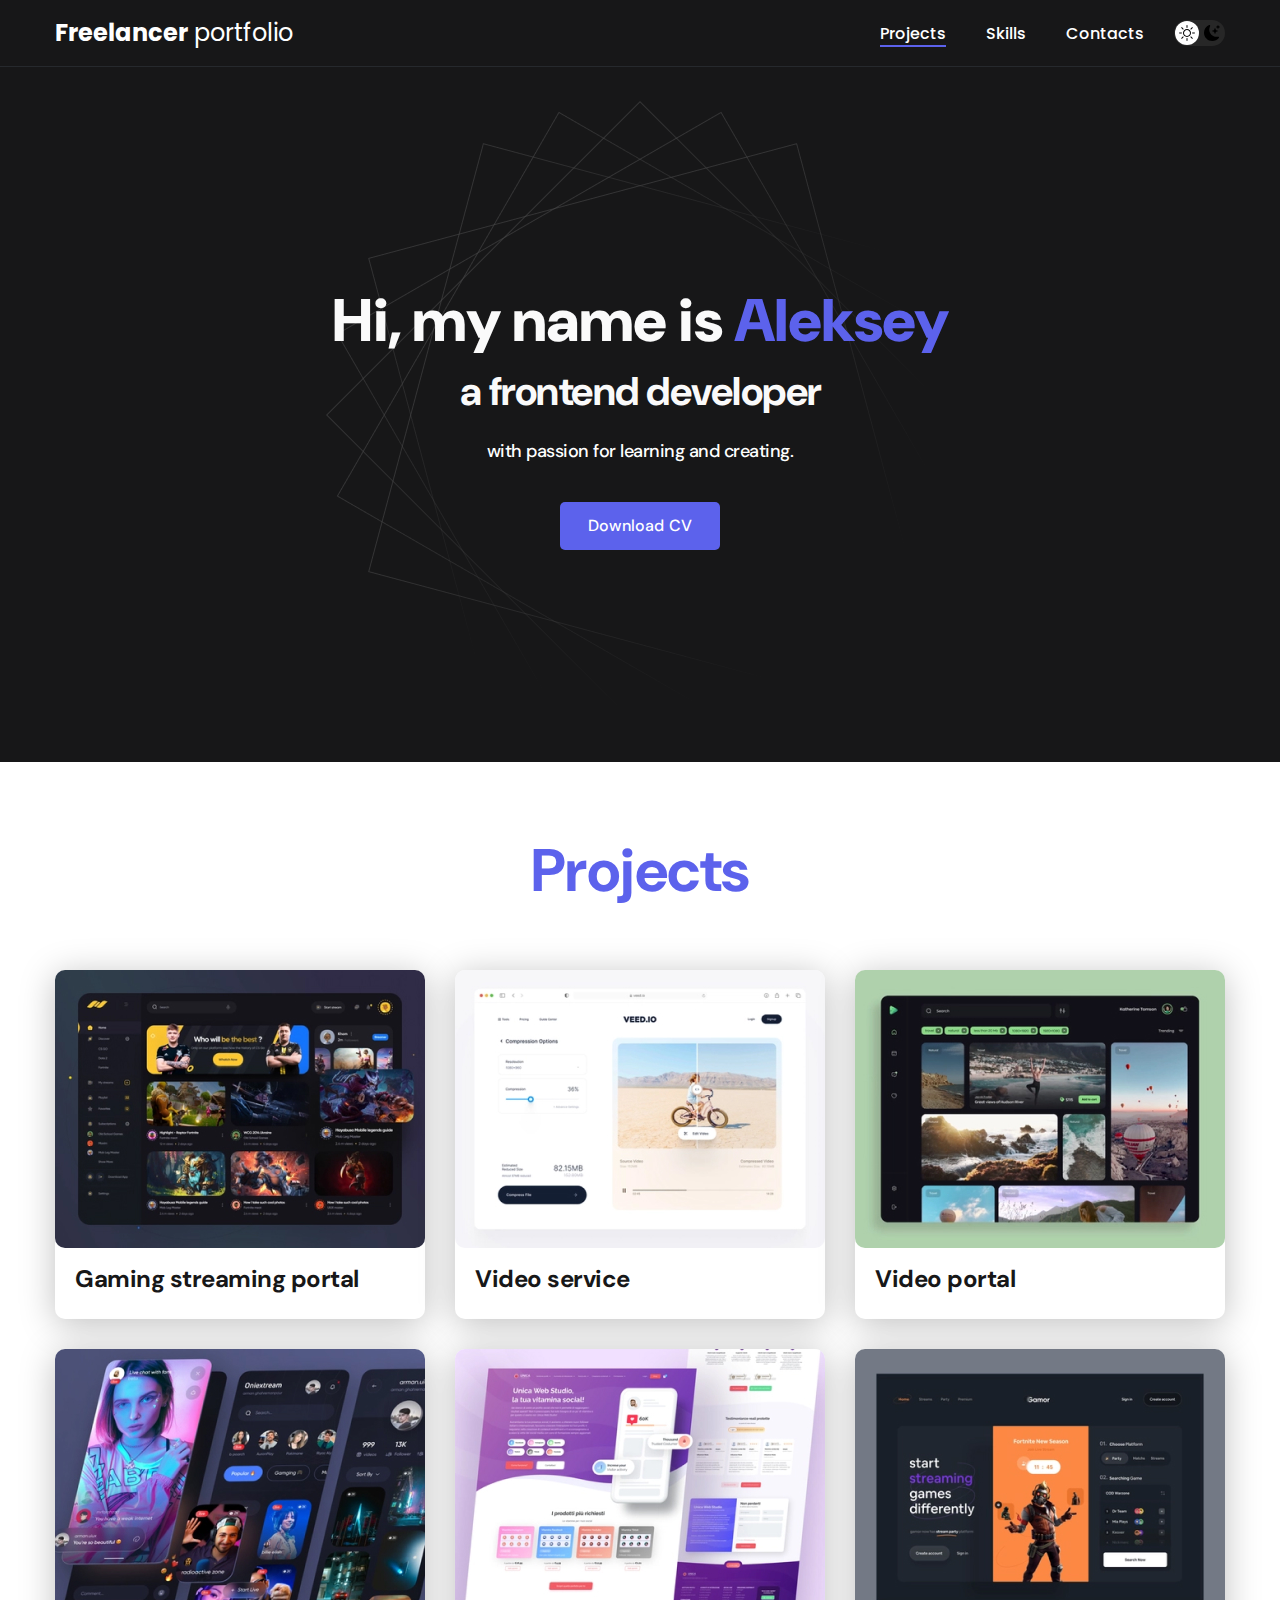
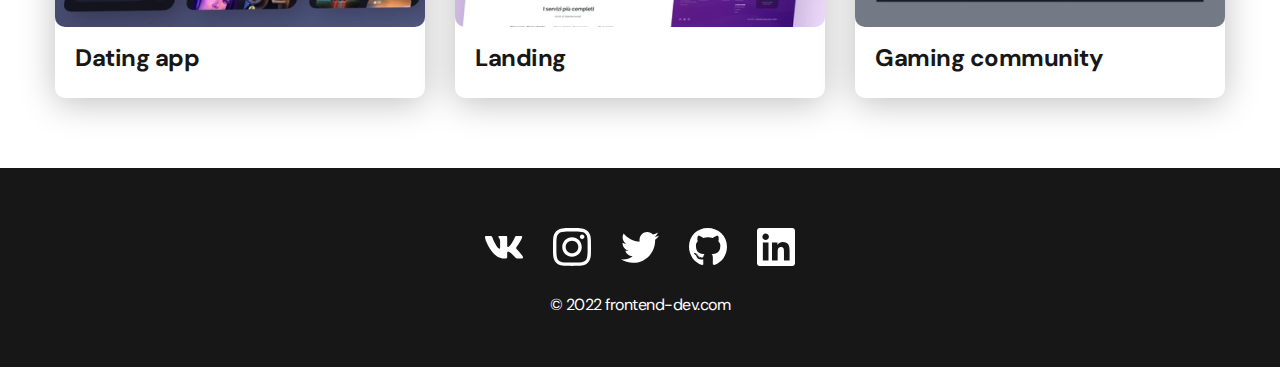
<file: index.html>
<!DOCTYPE html>
<html lang="en">
<head>
    <meta charset="UTF-8">
    <meta http-equiv="X-UA-Compatible" content="IE=edge">
    <meta name="viewport" content="width=device-width, initial-scale=1.0">
    <title>Freelancer portfolio</title>
    <link rel="stylesheet" href="./css/main.css">
    <link rel="stylesheet" href="./css/media.css">
</head>
<body>
    <nav class="nav">
        <div class="container">
            <div class="nav-row">

                <a href="./index.html" class="logo"><strong>Freelancer</strong> portfolio</a>

                <button class="dark-mode-btn">
                    <img src="./img/icons/sun.svg" alt="Light mode" class="dark-mode-btn__icon">
                    <img src="./img/icons/moon.svg" alt="Dark mode" class="dark-mode-btn__icon">
                </button>

                <ul>
                    <li><a href="./project-page.html" class="nav-list__link nav-list__link--active">Projects</a></li>
                    <li><a href="./skills.html" class="nav-list__link">Skills</a></li>
                    <li><a href="./contacts.html" class="nav-list__link">Contacts</a></li>
                </ul>

            </div>
        </div>
    </nav>

    <header class="header">
        <div class="header__wrapper">

            <h1>
                <strong>Hi, my name is <em>Aleksey</em></strong><br> a frontend developer
            </h1>

            <div class="header-text">
                <p>with passion for learning and creating.</p>
            </div>

            <a href="#!">Download CV</a>

        </div>
    </header>

    <section class="section-projects">
        <div class="container">
            <h2>Projects</h2>
            <div class="card-row">

                    <a href="#!">
                        <img src="./img/projects/01.jpg" alt="Gaming streaming portal">
                        <h3>Gaming streaming portal</h3>
                    </a>

                    <a href="./project-page.html">
                        <img src="./img/projects/02.jpg" alt="Video service">
                        <h3>Video service</h3>
                    </a>

                    <a href="#!">
                        <img src="./img/projects/03.jpg" alt="Video portal">
                        <h3>Video portal</h3>
                    </a>

                    <a href="#!">
                        <img src="./img/projects/04.jpg" alt="Dating app">
                        <h3>Dating app</h3>
                    </a>

                    <a href="#!">
                        <img src="./img/projects/05.jpg" alt="Landing">
                        <h3>Landing</h3>
                    </a>

                    <a href="#!">
                        <img src="./img/projects/06.jpg" alt="Gaming community">
                        <h3>Gaming community</h3>
                    </a>

            </div>
        </div>
    </section>

    <footer class="footer">
        <div class="container">
            <ul>
                <li><a href="https://vk.com/id241477029" class="icons-vk"><img src="./img/icons/vk.svg" alt="Vk"></a></li>
                <li><a href="#!"><img src="./img/icons/instagram.svg" alt="Instagram"></a></li>
                <li><a href="#!"><img src="./img/icons/twitter.svg" alt="Twitter"></a></li>
                <li><a href="#!"><img src="./img/icons/gitHub.svg" alt="GitHub"></a></li>
                <li><a href="#!"><img src="./img/icons/linkedIn.svg" alt="LinkedIn"></a></li>
            </ul>

            <p>© 2022 frontend-dev.com</p>
        </div>
    </footer>

    <script src="./js/main.js"></script>

</body>
</html>
</file>
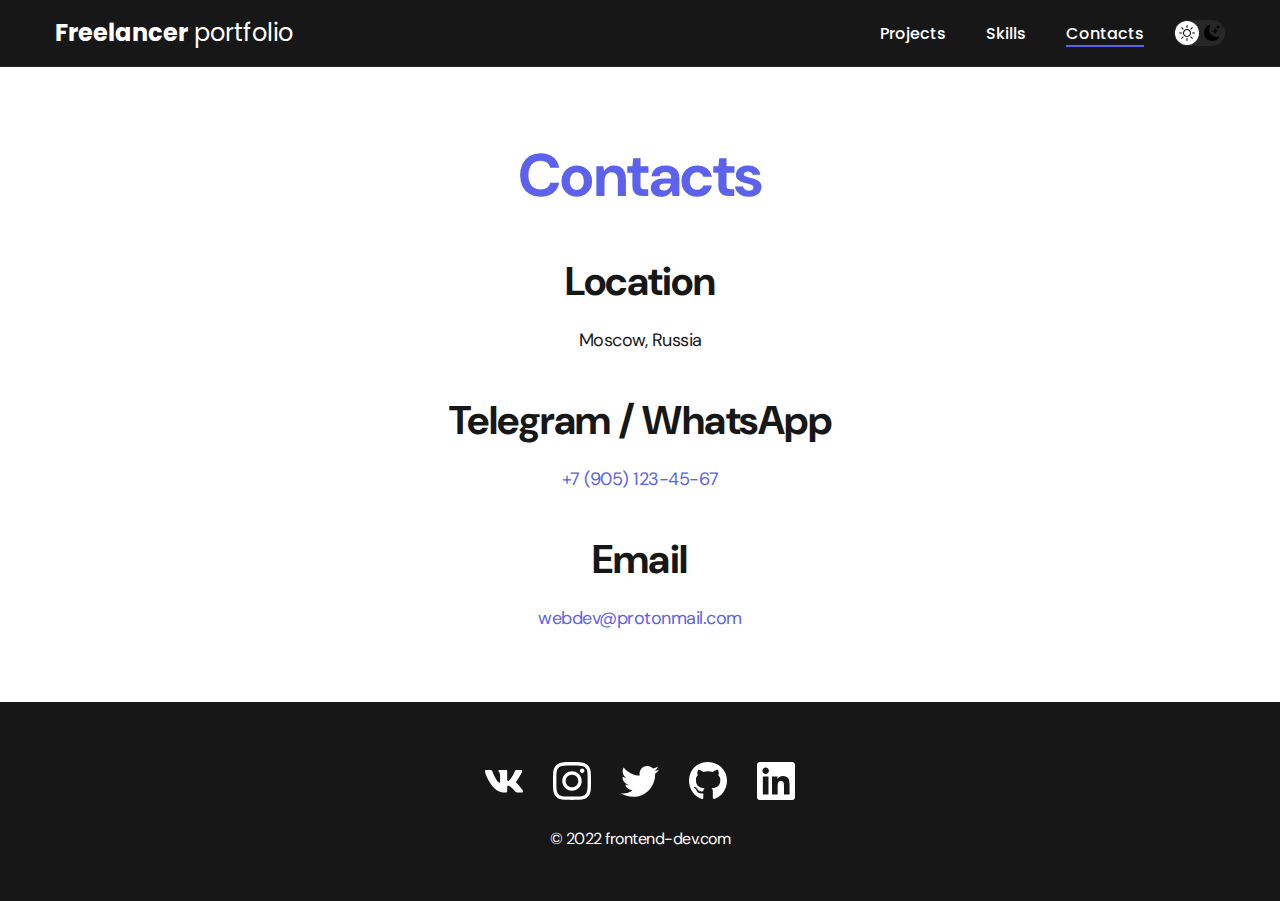
<file: contacts.html>
<!DOCTYPE html>
<html lang="en">
<head>
    <meta charset="UTF-8">
    <meta http-equiv="X-UA-Compatible" content="IE=edge">
    <meta name="viewport" content="width=device-width, initial-scale=1.0">
    <title>Freelancer portfolio</title>
    <link rel="stylesheet" href="./css/main.css">
    <link rel="stylesheet" href="./css/media.css">
</head>
<body>
    <nav class="nav">
        <div class="container">
            <div class="nav-row">

                <a href="./index.html" class="logo"><strong>Freelancer</strong> portfolio</a>

                <button class="dark-mode-btn">
                    <img src="./img/icons/sun.svg" alt="Light mode" class="dark-mode-btn__icon">
                    <img src="./img/icons/moon.svg" alt="Dark mode" class="dark-mode-btn__icon">
                </button>

                <ul>
                    <li><a href="./index.html" class="nav-list__link">Projects</a></li>
                    <li><a href="./skills.html" class="nav-list__link">Skills</a></li>
                    <li><a href="./contacts.html" class="nav-list__link nav-list__link--active">Contacts</a></li>
                </ul>

            </div>
        </div>
    </nav>

    <section class="section-contacts">
        <div class="container">
            <div class="text-contacts">
                <h1 class="heading">Contacts</h1>

                <div class="location">
                    <h2 class="general-heading">Location</h2>
                    <p class="general-paragraph">Moscow, Russia</p>
                </div>

                <div class="messenger">
                    <h2 class="general-heading">Telegram / WhatsApp</h2>
                    <p class="general-paragraph"><a href="tel:+79051234567">+7 (905) 123-45-67</a></p>
                </div>

                <div class="contacts-email">
                    <h2 class="general-heading">Email</h2>
                    <p><a href="mailto:webdev@protonmail.com" class="general-paragraph email">webdev@protonmail.com</a></p>
                </div>

            </div>
        </div>
    </section>

    <footer class="footer">
        <div class="container">
            <ul>
                <li><a href="https://vk.com/id241477029" class="icons-vk"><img src="./img/icons/vk.svg" alt="Vk"></a></li>
                <li><a href="#!"><img src="./img/icons/instagram.svg" alt="Instagram"></a></li>
                <li><a href="#!"><img src="./img/icons/twitter.svg" alt="Twitter"></a></li>
                <li><a href="#!"><img src="./img/icons/gitHub.svg" alt="GitHub"></a></li>
                <li><a href="#!"><img src="./img/icons/linkedIn.svg" alt="LinkedIn"></a></li>
            </ul>

            <p>© 2022 frontend-dev.com</p>
        </div>
    </footer>

    <script src="./js/main.js"></script>
</body>
</html>
</file>
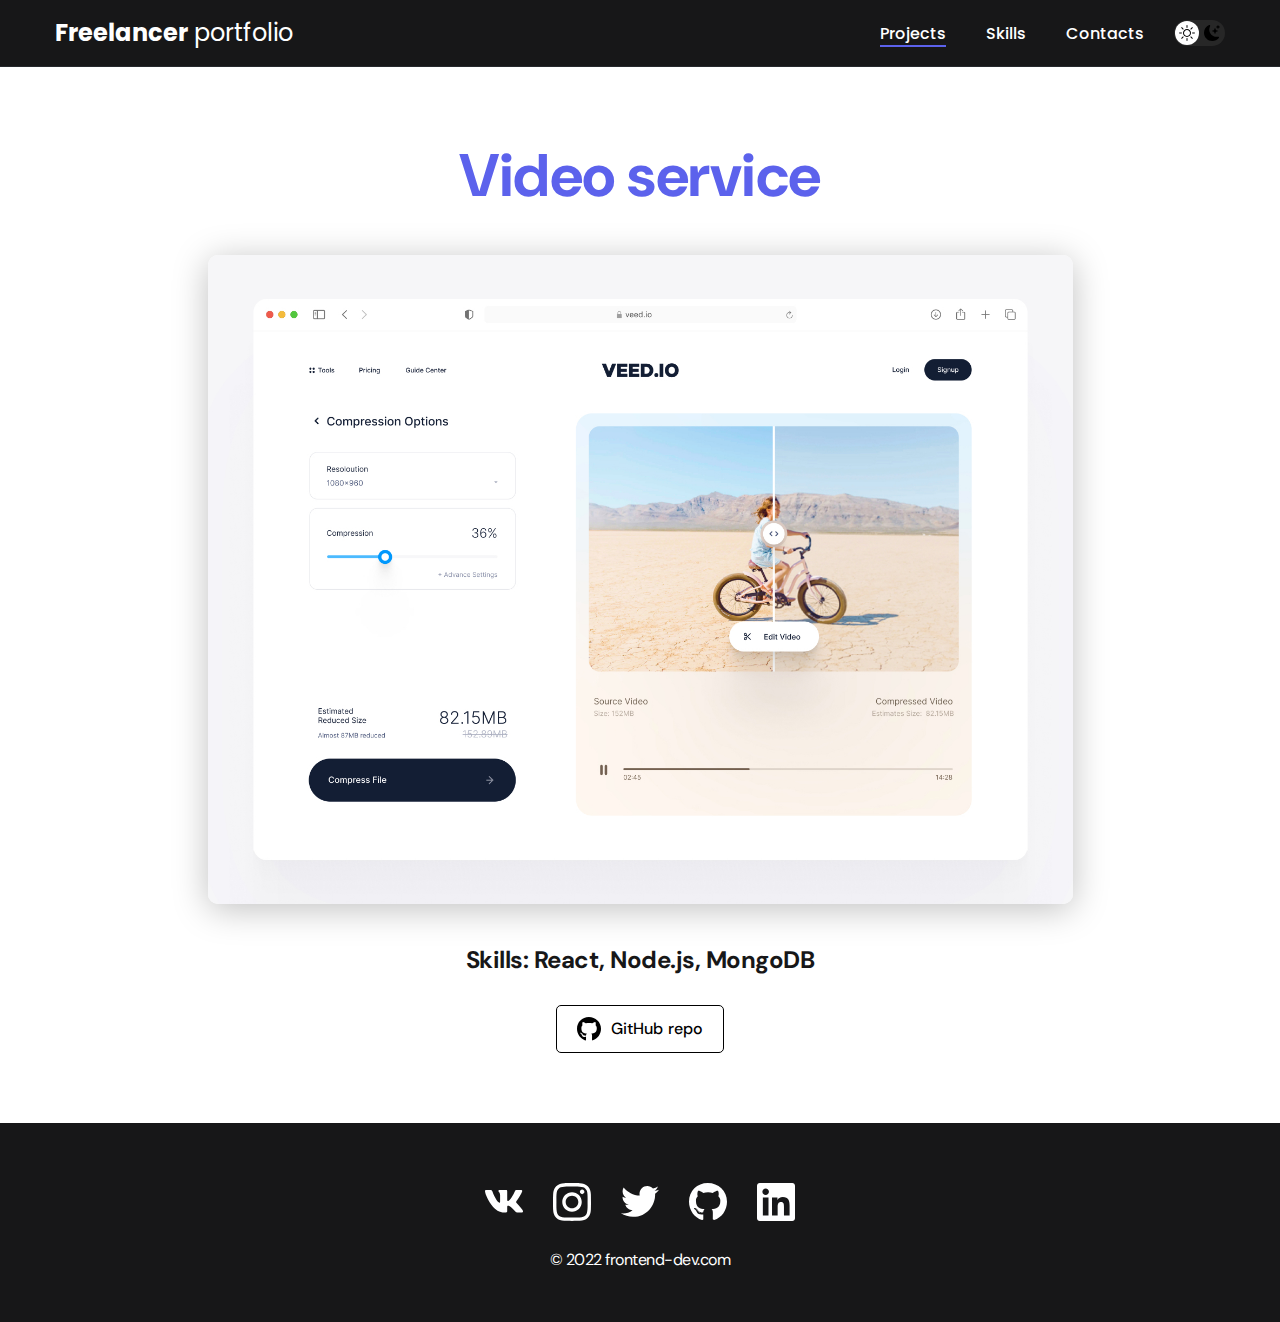
<file: project-page.html>
<!DOCTYPE html>
<html lang="en">
<head>
    <meta charset="UTF-8">
    <meta http-equiv="X-UA-Compatible" content="IE=edge">
    <meta name="viewport" content="width=device-width, initial-scale=1.0">
    <title>Freelancer portfolio</title>
    <link rel="stylesheet" href="./css/main.css">
    <link rel="stylesheet" href="./css/media.css">
</head>
<body>
    <nav class="nav">
        <div class="container">
            <div class="nav-row">

                <a href="./index.html" class="logo"><strong>Freelancer</strong> portfolio</a>

                <button class="dark-mode-btn">
                    <img src="./img/icons/sun.svg" alt="Light mode" class="dark-mode-btn__icon">
                    <img src="./img/icons/moon.svg" alt="Dark mode" class="dark-mode-btn__icon">
                </button>

                <ul>
                    <li><a href="./index.html" class="nav-list__link nav-list__link--active">Projects</a></li>
                    <li><a href="./skills.html" class="nav-list__link">Skills</a></li>
                    <li><a href="./contacts.html" class="nav-list__link">Contacts</a></li>
                </ul>

            </div>
        </div>
    </nav>

    <section class="project-video-service">
        <div class="container">
            <div class="project-details">
                <h1 class="heading">Video service</h1>
            
                <img class="project-details__cover" src="./img/projects/02-big.jpg" alt="Video service">
                <p>Skills: React, Node.js, MongoDB</p>
                <a href="#!"><img src="./img/icons/gitHub-black.svg" alt="GitHub repo">GitHub repo</a>

            </div>
        </div>
    </section>

    <footer class="footer">
        <div class="container">
            <ul>
                <li><a href="https://vk.com/id241477029" class="icons-vk"><img src="./img/icons/vk.svg" alt="Vk"></a></li>
                <li><a href="#!"><img src="./img/icons/instagram.svg" alt="Instagram"></a></li>
                <li><a href="#!"><img src="./img/icons/twitter.svg" alt="Twitter"></a></li>
                <li><a href="#!"><img src="./img/icons/gitHub.svg" alt="GitHub"></a></li>
                <li><a href="#!"><img src="./img/icons/linkedIn.svg" alt="LinkedIn"></a></li>
            </ul>

            <p>© 2022 frontend-dev.com</p>
        </div>
    </footer>

    <script src="./js/main.js"></script>
</body>
</html>
</file>
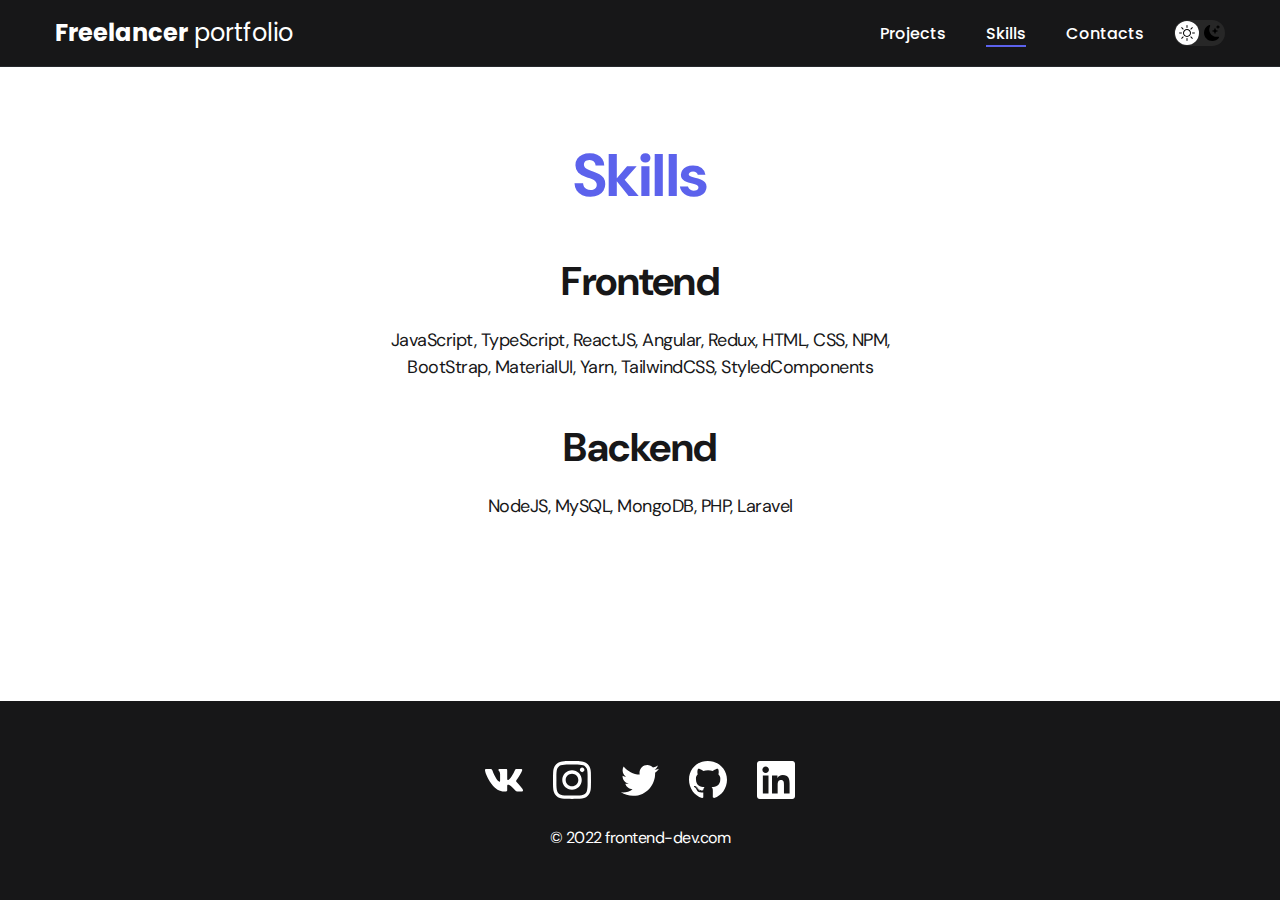
<file: skills.html>
<!DOCTYPE html>
<html lang="en">
<head>
    <meta charset="UTF-8">
    <meta http-equiv="X-UA-Compatible" content="IE=edge">
    <meta name="viewport" content="width=device-width, initial-scale=1.0">
    <title>Freelancer portfolio</title>
    <link rel="stylesheet" href="./css/main.css">
    <link rel="stylesheet" href="./css/media.css">
</head>
<body>
    <nav class="nav">
        <div class="container">
            <div class="nav-row">

                <a href="./index.html" class="logo"><strong>Freelancer</strong> portfolio</a>

                <button class="dark-mode-btn">
                    <img src="./img/icons/sun.svg" alt="Light mode" class="dark-mode-btn__icon">
                    <img src="./img/icons/moon.svg" alt="Dark mode" class="dark-mode-btn__icon">
                </button>

                <ul>
                    <li><a href="./index.html" class="nav-list__link">Projects</a></li>
                    <li><a href="./skills.html" class="nav-list__link nav-list__link--active">Skills</a></li>
                    <li><a href="./contacts.html" class="nav-list__link">Contacts</a></li>
                </ul>

            </div>
        </div>
    </nav>

    <section class="section-skills">
        <div class="container">
            <div class="text-skills">
                <h1 class="heading">Skills</h1>

                <div class="frontend">
                    <h2 class="general-heading">Frontend</h2>
                    <p class="general-paragraph">JavaScript, TypeScript, ReactJS, Angular, Redux, HTML, CSS, NPM, BootStrap, MaterialUI, Yarn, TailwindCSS, StyledComponents</p>
                </div>

                <div class="backend">
                    <h2 class="general-heading">Backend</h2>
                    <p class="general-paragraph">NodeJS, MySQL, MongoDB, PHP, Laravel</p>
                </div>

            </div>
        </div>
    </section>

    <footer class="footer">
        <div class="container">
            <ul>
                <li><a href="https://vk.com/id241477029" class="icons-vk"><img src="./img/icons/vk.svg" alt="Vk"></a></li>
                <li><a href="#!"><img src="./img/icons/instagram.svg" alt="Instagram"></a></li>
                <li><a href="#!"><img src="./img/icons/twitter.svg" alt="Twitter"></a></li>
                <li><a href="#!"><img src="./img/icons/gitHub.svg" alt="GitHub"></a></li>
                <li><a href="#!"><img src="./img/icons/linkedIn.svg" alt="LinkedIn"></a></li>
            </ul>

            <p>© 2022 frontend-dev.com</p>
        </div>
    </footer>

    <script src="./js/main.js"></script>
</body>
</html>
</file>
<file: css/media.css>
@media (max-width: 620px) {

    /* General styles */

    .heading {
        font-size: 40px;
    }

    .general-heading {
        margin-bottom: 10px;

        font-size: 30px;
    }

    .general-paragraph {
        font-size: 16px;
    }

    /* Freelancer portfolio */

    .header {
        min-height: unset;
    }

    .header .header__wrapper h1 {
        font-size: 30px;
    }

    .header .header__wrapper h1 strong {
        font-size: 40px;
    }

    /* Nav */

    .nav-row {
        justify-content: space-between;
    }

    .dark-mode-btn {
        order: 0;
    }

    /* Section */

    section.section-projects {
        padding: 40px 0;
    }

    section h2 {
        margin-bottom: 30px;
        font-size: 40px;
    }

    section .card-row {
        justify-content: center;
    }

    section .card-row a h3 {
        font-size: 22px;
    }

    .footer {
        padding: 40px 0 30px;
    }

    .footer ul {
        column-gap: 20px;
        margin-bottom: 20px;
    }

    .footer ul li {
        width: 28px;
    }

    /* Skills */

    section.section-skills .text-skills {
        row-gap: 20px;
    }

    /* Contacts */

    .section-contacts {
        padding: 40px 0 50px;
    }

    section.section-contacts .text-contacts {
        row-gap: 20px;
    }
    
    /* Project page */

    section.project-video-service .project-details p {
        margin-bottom: 20px;

        font-size: 22px;

    }
    
}
</file>
<file: css/main.css>
@import "./reset.css";
@import url('https://fonts.googleapis.com/css2?family=DM+Sans:wght@400;500;700&family=Poppins:wght@400;500;700&display=swap');

/* font-family: 'Poppins', sans-serif; */

:root {
    --blackpure: #000;
    --black: #171718;
    --black-border: #26292D;
    --white: #fff;
    --purple: #5C62EC;

    --text-color: var(--black);
    --dark-bg: var(--black);
    --dark-border: var(--black-border);
    --header-text: var(--white);
    --accent: var(--purple);

    /* Light mode */

    --page-bg: var(--white);
    --text-color: var(--black);

    --section-h2: var(--accent);
    --heading: var(--accent);

    --project-card-bg: var(--white);
    --project-card-text: var(--black);
    --box-shadow: 0px 5px 35px rgba(0, 0, 0, 0.25);
}

.dark {
    --page-bg: #252526;
    --text-color: var(--white);

    --section-h2: var(--white);
    --heading: var(--white);

    --project-card-bg: var(--black);
    --project-card-text: var(--white);
    --box-shadow: 0px 5px 35px rgba(0, 0, 0, 0.8);

}

html, body {
    display: flex;
    flex-direction: column;
    min-height: 100vh;

    font-family: 'DM Sans', sans-serif;
    letter-spacing: -0.5px;
    
    /* Light mode */
    background-color: var(--page-bg);
    color: var(--text-color);
}

.container {
    margin: 0 auto;
    padding: 0 15px;
    max-width: 1200px;
}

.none {
    display: none !important;
}

.heading {
    color: var(--heading);
    font-weight: 700;
    font-size: 60px;
    line-height: 1.3;
}

/* Nav */

.nav {
    padding: 20px 0;

    border-bottom: 1px solid var(--dark-border);
    background-color: var(--dark-bg);
    color: var(--header-text);
    letter-spacing: normal;
}

.nav .nav-row {
    display: flex;
    justify-content: flex-end;
    align-items: center;
    column-gap: 30px;
    row-gap: 20px;
    flex-wrap: wrap;
}

.nav .nav-row a.logo {
    margin-right: auto;

    font-family: 'Poppins', sans-serif;
    color: var(--header-text);
    font-size: 24px;
    line-height: 1;
}

.nav .nav-row a.logo strong {
    font-weight: 700;
}

.nav .nav-row ul li a {
    color: var(--header-text);
}

.nav .nav-row ul {
    display: flex;
    flex-wrap: wrap;
    row-gap: 10px;
    column-gap: 40px;

    align-items: center;
    font-weight: 500;
    font-size: 16px;
    font-family: 'Poppins', sans-serif;
}

.nav .nav-row ul li {
    transition: opacity 0.2s ease-in;
}

.nav .nav-row ul li:hover {
    opacity: 0.8;
}

.nav-list__link--active {
    position: relative;
}

.nav-list__link--active::before {
    content: "";
    position: absolute;
    left: 0;
    top: 100%;

    display: block;
    height: 2px;
    width: 100%;
    background-color: var(--accent);
}

/* Dark mode btn */

.dark-mode-btn {
    order: 9;
    position: relative;
    display: flex;
    justify-content: space-between;
    width: 51px;
    height: 26px;
    padding: 5px;

    border-radius: 50px;
    background-color: #272727;
}

.dark-mode-btn::before {
    content: "";

    position: absolute;
    top: 1px;
    left: 1px;

    display: block;
    width: 24px;
    height: 24px;

    border-radius: 50%;
    background-color: var(--white);

    transition: left 0.2s ease-in;
}

.dark-mode-btn--active::before {
    left: 26px;
}

.dark-mode-btn__icon {
    position: relative;
    z-index: 9;
}

/* Header */

.header {
    min-height: 695px;
    padding: 40px 0;

    display: flex;
    justify-content: center;
    align-items: center;

    background-color: var(--dark-bg);
    background-image: url('./../img/header-bg.png');
    background-repeat: no-repeat;
    background-size: auto;
    background-position: center center;

    color: var(--header-text);
    text-align: center;
}

.header .header__wrapper {
    padding: 0 15px;
    max-width: 680px;
}

.header .header__wrapper h1 {
    font-weight: 700;
    font-size: 40px;
    line-height: 1.4;
    color: #FAFAFA;
}

.header .header__wrapper h1 strong {
    font-size: 60px;
}

.header .header__wrapper h1 strong em {
    font-style: normal;
    color: var(--accent);
}

.header .header__wrapper .header-text {
    margin: 20px 0 40px;
    font-weight: 500;
    font-size: 18px;
    line-height: 1.333;
}

.header .header__wrapper .header-text p + p {
    margin-top: 0.5em;
}

/* Button */

.header .header__wrapper a {
    display: inline-block;
    height: 48px;
    padding: 12px 28px;

    background-color: var(--accent);
    color: var(--header-text);
    border-radius: 5px;

    font-weight: 500;
    font-size: 16px;
    line-height: 1.5;
    letter-spacing: 0.15px;

    transition: opacity 0.2s ease-in;
}

.header .header__wrapper a:hover {
    opacity: 0.8;
}

.header .header__wrapper a:active {
    position: relative;
    top: 1px;
}

/* Button outline */

section.project-video-service .project-details a {
    display: flex;
    column-gap: 10px;
    align-items: center;

    padding: 12px 20px;
    height: 48px;

    border: 1px solid var(--blackpure);
    border-radius: 5px;
    background-color: var(--white);
    color: var(--blackpure);
    font-weight: 500;
    font-size: 16px;
    line-height: 1.5;
    letter-spacing: 0.15px;

    transition: opacity 0.2s ease-in;
}

section.project-video-service .project-details a:hover {
    opacity: 0.6;
}

section.project-video-service .project-details a:active {
    position: relative;
    top: 1px;
}

/* Section */

section.section-projects {
    padding: 70px 0;
}

section h2 {
    margin-bottom: 60px;

    color: var(--section-h2);
    font-weight: 700;
    font-size: 60px;
    line-height: 1.3;
    text-align: center;
}

section .card-row {
    display: flex;
    justify-content: space-between;
    flex-wrap: wrap;
    row-gap: 30px;
    column-gap: 30px;
}

section .card-row a {
    padding-bottom: 25px;

    background-color: var(--project-card-bg);
    border-radius: 10px;
    box-shadow: var(--box-shadow);
    transition: 0.2s ease-in;
}

section .card-row a:hover {
    position: relative;
    bottom: 1px;
    opacity: 0.8;
}

section .card-row a img {
    border-radius: 10px;
}

section .card-row a h3 {
    margin: 15px 0 0 20px;

    font-weight: 700;
    font-size: 24px;
    line-height: 1.3;
    color: var(--project-card-text);
}

/* Project page */

section.project-video-service {
    padding: 70px 0;
}

section.project-video-service .project-details {
    margin: 0 auto;
    max-width: 865px;

    display: flex;
    flex-direction: column;
    align-items: center;

    text-align: center;
}

section.project-video-service .project-details h1 {
    margin-bottom: 40px;
}

section.project-video-service .project-details img.project-details__cover {
    margin-bottom: 40px;

    max-width: 100%;
    box-shadow: 0px 5px 35px rgba(0, 0, 0, 0.25);
    border-radius: 10px;
}

section.project-video-service .project-details p {
    margin-bottom: 30px;

    font-weight: 700;
    font-size: 24px;
    line-height: 1.3;
}

/* Skills */

section.section-skills {
    padding: 70px 0 70px;
}

section.section-skills .text-skills {
    display: flex;
    flex-direction: column;
    justify-content: center;
    align-items: center;
    row-gap: 40px;

    max-width: 570px;
    margin: 0 auto;

    text-align: center;
}

.general-heading {
    margin-bottom: 20px;
    font-weight: 700;
    font-size: 40px;
    line-height: 1.3;
    color: var(--text-color);
}

.general-paragraph {
    font-weight: 400;
    font-size: 18px;
    line-height: 1.5;
    color: var(--text-color);
}

section.section-skills .text-skills .frontend p + p {
    margin-top: 0.5em;
}

/* Contacts */

.section-contacts {
    padding: 70px 0 70px;
}

section.section-contacts .text-contacts {
    display: flex;
    flex-direction: column;
    justify-content: center;
    align-items: center;
    row-gap: 40px;

    max-width: 570px;
    margin: 0 auto;

    text-align: center;
}

section.section-contacts .text-contacts .messenger p a {
    color: var(--accent);
}

section.section-contacts .text-contacts .contacts-email p a.email {
    color: var(--accent);
}

/* Footer */

.footer {
    margin-top: auto;
    padding: 60px 0 50px;
    background-color: var(--dark-bg);
    color: var(--white);
}

.footer ul {
    display: flex;
    justify-content: center;
    align-items: center;
    column-gap: 30px;

    margin-bottom: 27px;
}

.footer p {
    font-weight: 400;
    font-size: 16px;
    line-height: 1.5;
    text-align: center;
}
</file>
